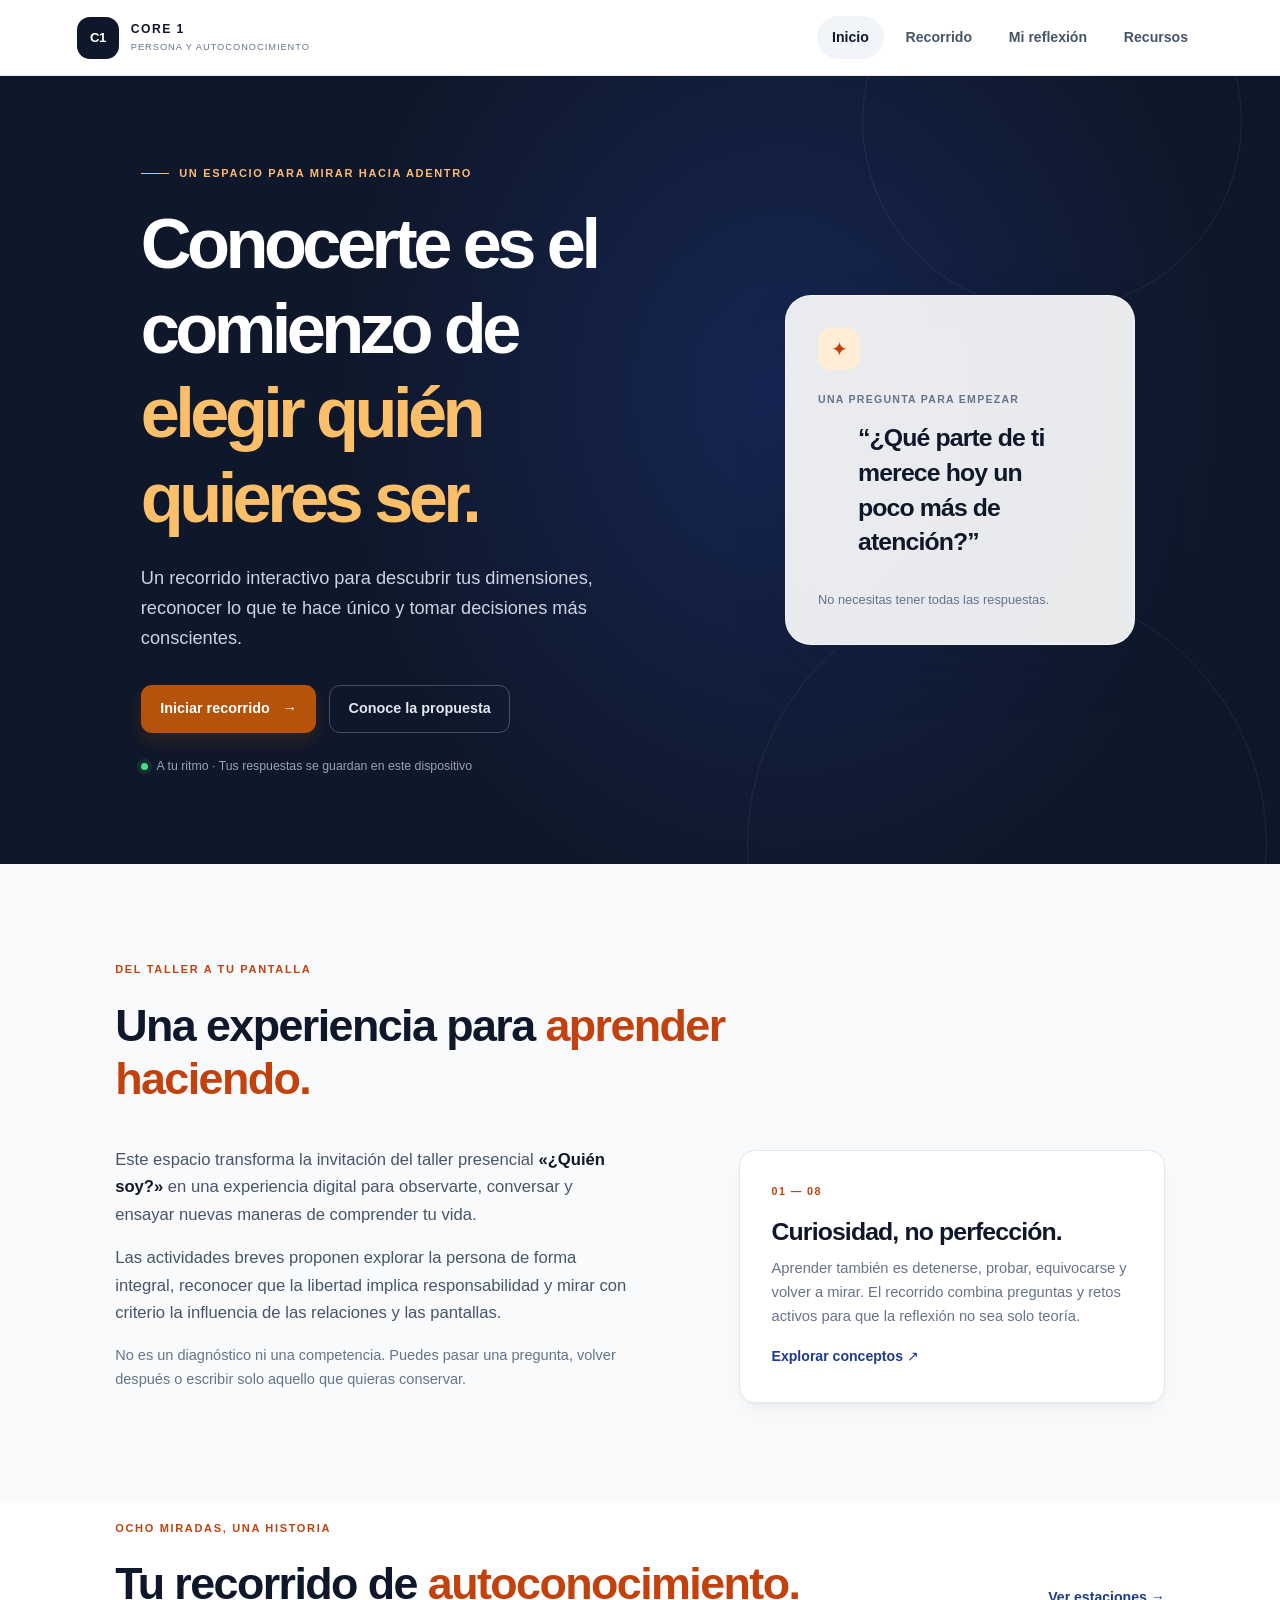
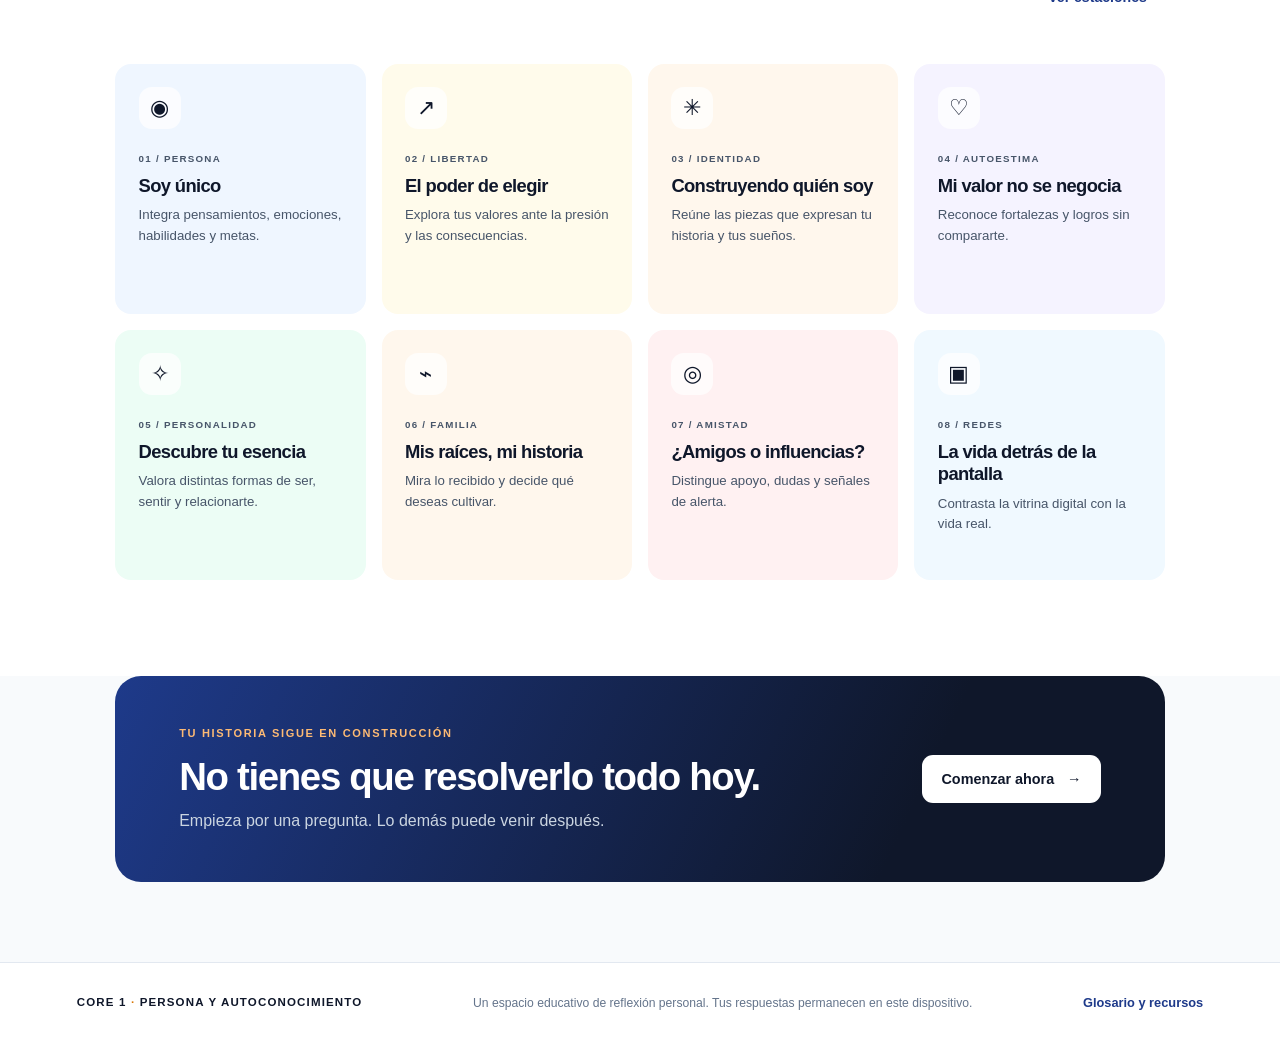
<file: index.html>
<!doctype html>
<html lang="es">
<head>
  <meta charset="utf-8">
  <meta name="viewport" content="width=device-width, initial-scale=1">
  <meta name="theme-color" content="#0f172a">
  <meta name="description" content="Un recorrido interactivo para explorar quién eres, cómo eliges y qué quieres construir.">
  <title>Core 1 | Persona y autoconocimiento</title>
  <link rel="stylesheet" href="css/styles.css">
  <script src="js/main.js" defer></script>
</head>
<body>
  <a class="skip-link" href="#contenido">Saltar al contenido</a>
  <header class="site-header">
    <a class="brand" href="index.html" aria-label="Core 1, inicio">
      <span class="brand-mark" aria-hidden="true">C1</span>
      <span><strong>CORE 1</strong><small>PERSONA Y AUTOCONOCIMIENTO</small></span>
    </a>
    <button class="menu-toggle" type="button" aria-expanded="false" aria-controls="primary-nav" aria-label="Abrir menú">
      <span></span><span></span><span></span>
    </button>
    <nav id="primary-nav" class="primary-nav" aria-label="Navegación principal">
      <a href="index.html">Inicio</a>
      <a href="juego.html">Recorrido</a>
      <a href="reflexion.html">Mi reflexión</a>
      <a href="recursos.html">Recursos</a>
    </nav>
  </header>

  <main id="contenido">
    <section class="hero hero-home">
      <div class="hero-orb orb-one" aria-hidden="true"></div>
      <div class="hero-orb orb-two" aria-hidden="true"></div>
      <div class="hero-content">
        <p class="eyebrow"><span class="eyebrow-line"></span> UN ESPACIO PARA MIRAR HACIA ADENTRO</p>
        <h1>Conocerte es el comienzo de <span>elegir quién quieres ser.</span></h1>
        <p class="hero-copy">Un recorrido interactivo para descubrir tus dimensiones, reconocer lo que te hace único y tomar decisiones más conscientes.</p>
        <div class="hero-actions">
          <a class="button button-primary" href="juego.html">Iniciar recorrido <span aria-hidden="true">→</span></a>
          <a class="button button-quiet" href="#manifiesto">Conoce la propuesta</a>
        </div>
        <div class="hero-note"><span class="status-dot"></span> A tu ritmo · Tus respuestas se guardan en este dispositivo</div>
      </div>
      <aside class="hero-card glass-card" aria-label="Una pregunta para comenzar">
        <span class="hero-card-icon" aria-hidden="true">✦</span>
        <p class="hero-card-label">UNA PREGUNTA PARA EMPEZAR</p>
        <blockquote>“¿Qué parte de ti merece hoy un poco más de atención?”</blockquote>
        <span class="hero-card-footer">No necesitas tener todas las respuestas.</span>
      </aside>
    </section>

    <section id="manifiesto" class="section manifesto-section">
      <div class="section-heading">
        <p class="eyebrow eyebrow-dark">DEL TALLER A TU PANTALLA</p>
        <h2>Una experiencia para <span>aprender haciendo.</span></h2>
      </div>
      <div class="manifesto-grid">
        <div class="manifesto-copy">
          <p>Este espacio transforma la invitación del taller presencial <strong>«¿Quién soy?»</strong> en una experiencia digital para observarte, conversar y ensayar nuevas maneras de comprender tu vida.</p>
          <p>Las actividades breves proponen explorar la persona de forma integral, reconocer que la libertad implica responsabilidad y mirar con criterio la influencia de las relaciones y las pantallas.</p>
          <p class="text-muted">No es un diagnóstico ni una competencia. Puedes pasar una pregunta, volver después o escribir solo aquello que quieras conservar.</p>
        </div>
        <div class="manifesto-callout">
          <span class="callout-number">01 — 08</span>
          <h3>Curiosidad, no perfección.</h3>
          <p>Aprender también es detenerse, probar, equivocarse y volver a mirar. El recorrido combina preguntas y retos activos para que la reflexión no sea solo teoría.</p>
          <a class="text-link" href="recursos.html">Explorar conceptos <span aria-hidden="true">↗</span></a>
        </div>
      </div>
    </section>

    <section class="section topics-section" aria-labelledby="topics-title">
      <div class="section-heading section-heading-row">
        <div><p class="eyebrow eyebrow-dark">OCHO MIRADAS, UNA HISTORIA</p><h2 id="topics-title">Tu recorrido de <span>autoconocimiento.</span></h2></div>
        <a class="text-link desktop-link" href="juego.html">Ver estaciones <span aria-hidden="true">→</span></a>
      </div>
      <div class="topic-grid">
        <a class="topic-card topic-blue" href="juego.html#estacion-1"><span class="topic-icon" aria-hidden="true">◉</span><span class="topic-index">01 / PERSONA</span><h3>Soy único</h3><p>Integra pensamientos, emociones, habilidades y metas.</p></a>
        <a class="topic-card topic-amber" href="juego.html#estacion-2"><span class="topic-icon" aria-hidden="true">↗</span><span class="topic-index">02 / LIBERTAD</span><h3>El poder de elegir</h3><p>Explora tus valores ante la presión y las consecuencias.</p></a>
        <a class="topic-card topic-terracotta" href="juego.html#estacion-3"><span class="topic-icon" aria-hidden="true">✳</span><span class="topic-index">03 / IDENTIDAD</span><h3>Construyendo quién soy</h3><p>Reúne las piezas que expresan tu historia y tus sueños.</p></a>
        <a class="topic-card topic-lilac" href="juego.html#estacion-4"><span class="topic-icon" aria-hidden="true">♡</span><span class="topic-index">04 / AUTOESTIMA</span><h3>Mi valor no se negocia</h3><p>Reconoce fortalezas y logros sin compararte.</p></a>
        <a class="topic-card topic-green" href="juego.html#estacion-5"><span class="topic-icon" aria-hidden="true">✧</span><span class="topic-index">05 / PERSONALIDAD</span><h3>Descubre tu esencia</h3><p>Valora distintas formas de ser, sentir y relacionarte.</p></a>
        <a class="topic-card topic-clay" href="juego.html#estacion-6"><span class="topic-icon" aria-hidden="true">⌁</span><span class="topic-index">06 / FAMILIA</span><h3>Mis raíces, mi historia</h3><p>Mira lo recibido y decide qué deseas cultivar.</p></a>
        <a class="topic-card topic-rose" href="juego.html#estacion-7"><span class="topic-icon" aria-hidden="true">◎</span><span class="topic-index">07 / AMISTAD</span><h3>¿Amigos o influencias?</h3><p>Distingue apoyo, dudas y señales de alerta.</p></a>
        <a class="topic-card topic-sky" href="juego.html#estacion-8"><span class="topic-icon" aria-hidden="true">▣</span><span class="topic-index">08 / REDES</span><h3>La vida detrás de la pantalla</h3><p>Contrasta la vitrina digital con la vida real.</p></a>
      </div>
    </section>

    <section class="closing-banner">
      <div><p class="eyebrow">TU HISTORIA SIGUE EN CONSTRUCCIÓN</p><h2>No tienes que resolverlo todo hoy.</h2><p>Empieza por una pregunta. Lo demás puede venir después.</p></div>
      <a class="button button-light" href="juego.html">Comenzar ahora <span aria-hidden="true">→</span></a>
    </section>
  </main>
  <footer class="site-footer"><a class="footer-brand" href="index.html">CORE 1 <span>·</span> PERSONA Y AUTOCONOCIMIENTO</a><p>Un espacio educativo de reflexión personal. Tus respuestas permanecen en este dispositivo.</p><a href="recursos.html">Glosario y recursos</a></footer>
</body>
</html>
</file>
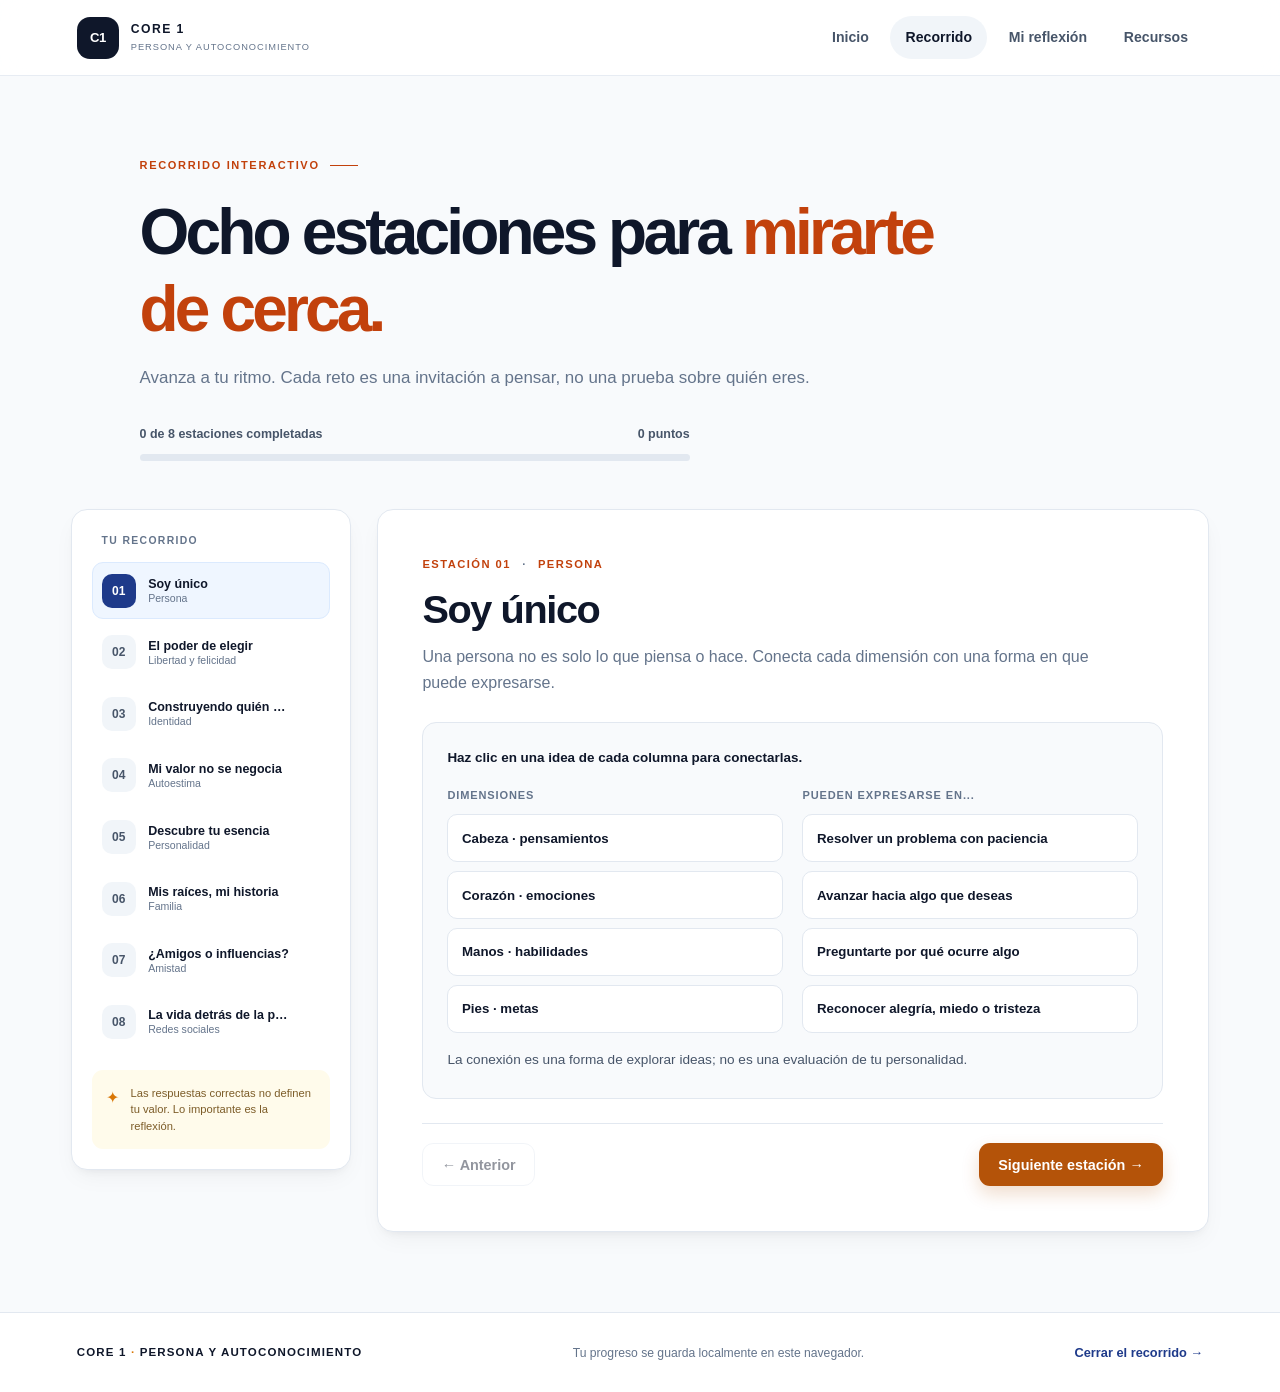
<file: juego.html>
<!doctype html>
<html lang="es">
<head>
  <meta charset="utf-8">
  <meta name="viewport" content="width=device-width, initial-scale=1">
  <meta name="theme-color" content="#0f172a">
  <meta name="description" content="Ocho retos interactivos para explorar la persona, la libertad, la identidad y los vínculos.">
  <title>Recorrido interactivo | Core 1</title>
  <link rel="stylesheet" href="css/styles.css">
  <script src="js/main.js" defer></script>
  <script src="js/game.js" defer></script>
</head>
<body>
  <a class="skip-link" href="#contenido">Saltar al contenido</a>
  <header class="site-header">
    <a class="brand" href="index.html" aria-label="Core 1, inicio"><span class="brand-mark" aria-hidden="true">C1</span><span><strong>CORE 1</strong><small>PERSONA Y AUTOCONOCIMIENTO</small></span></a>
    <button class="menu-toggle" type="button" aria-expanded="false" aria-controls="primary-nav" aria-label="Abrir menú"><span></span><span></span><span></span></button>
    <nav id="primary-nav" class="primary-nav" aria-label="Navegación principal"><a href="index.html">Inicio</a><a href="juego.html">Recorrido</a><a href="reflexion.html">Mi reflexión</a><a href="recursos.html">Recursos</a></nav>
  </header>
  <main id="contenido" class="page-main">
    <section class="page-intro">
      <p class="eyebrow eyebrow-dark">RECORRIDO INTERACTIVO <span class="eyebrow-line"></span></p>
      <h1>Ocho estaciones para <span>mirarte de cerca.</span></h1>
      <p>Avanza a tu ritmo. Cada reto es una invitación a pensar, no una prueba sobre quién eres.</p>
      <div class="progress-summary" aria-live="polite">
        <div class="progress-label"><span id="progress-text">0 de 8 estaciones completadas</span><span id="score-text">0 puntos</span></div>
        <div class="progress-track"><span id="progress-fill"></span></div>
      </div>
    </section>
    <div class="game-layout">
      <aside class="station-sidebar" aria-label="Estaciones del recorrido">
        <p class="sidebar-title">TU RECORRIDO</p>
        <div id="station-list" class="station-list"></div>
        <div class="sidebar-note"><span aria-hidden="true">✦</span><p>Las respuestas correctas no definen tu valor. Lo importante es la reflexión.</p></div>
      </aside>
      <section id="challenge-panel" class="challenge-panel" aria-live="polite" aria-labelledby="challenge-title">
        <noscript>Activa JavaScript para usar las actividades interactivas.</noscript>
      </section>
    </div>
  </main>
  <footer class="site-footer"><a class="footer-brand" href="index.html">CORE 1 <span>·</span> PERSONA Y AUTOCONOCIMIENTO</a><p>Tu progreso se guarda localmente en este navegador.</p><a href="reflexion.html">Cerrar el recorrido →</a></footer>
</body>
</html>
</file>
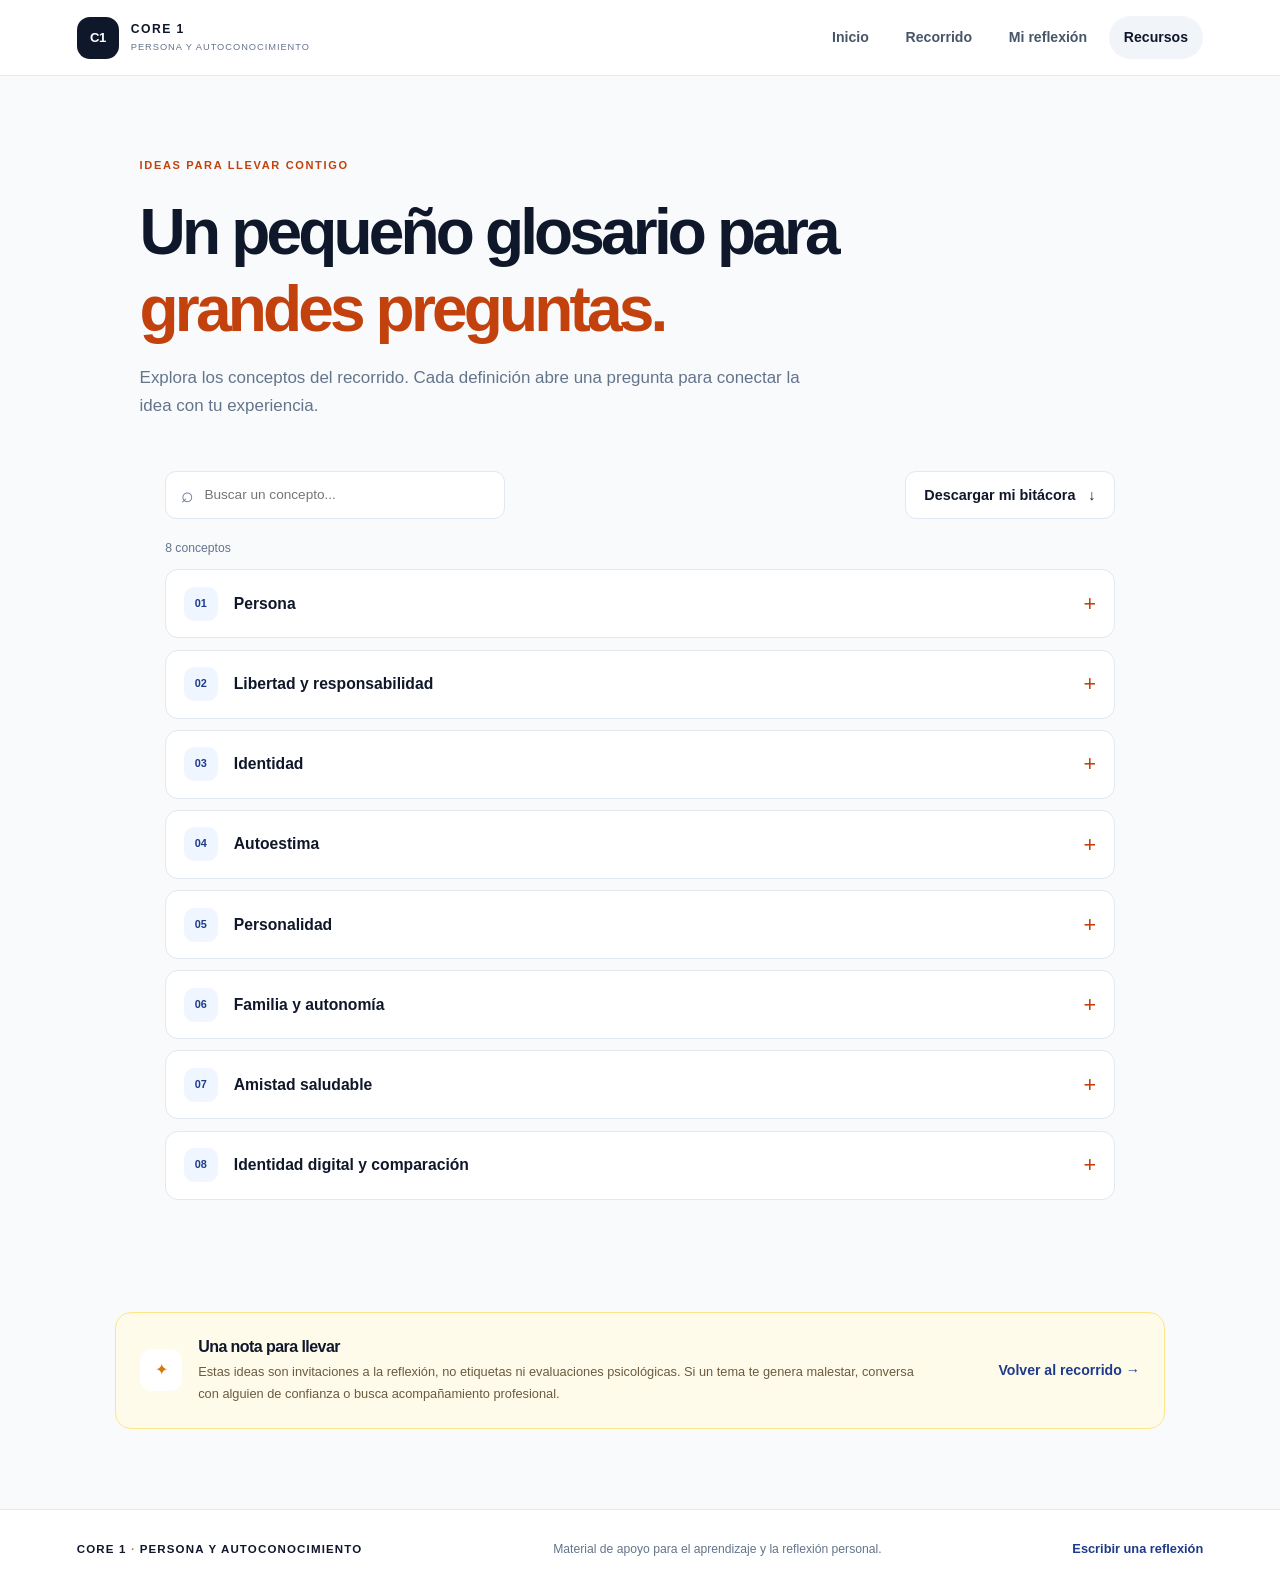
<file: recursos.html>
<!doctype html>
<html lang="es">
<head>
  <meta charset="utf-8">
  <meta name="viewport" content="width=device-width, initial-scale=1">
  <meta name="theme-color" content="#0f172a">
  <meta name="description" content="Glosario y materiales para seguir pensando la persona, la libertad, la identidad y los vínculos.">
  <title>Recursos y glosario | Core 1</title>
  <link rel="stylesheet" href="css/styles.css">
  <script src="js/main.js" defer></script>
</head>
<body>
  <a class="skip-link" href="#contenido">Saltar al contenido</a>
  <header class="site-header">
    <a class="brand" href="index.html" aria-label="Core 1, inicio"><span class="brand-mark" aria-hidden="true">C1</span><span><strong>CORE 1</strong><small>PERSONA Y AUTOCONOCIMIENTO</small></span></a>
    <button class="menu-toggle" type="button" aria-expanded="false" aria-controls="primary-nav" aria-label="Abrir menú"><span></span><span></span><span></span></button>
    <nav id="primary-nav" class="primary-nav" aria-label="Navegación principal"><a href="index.html">Inicio</a><a href="juego.html">Recorrido</a><a href="reflexion.html">Mi reflexión</a><a href="recursos.html">Recursos</a></nav>
  </header>
  <main id="contenido" class="page-main">
    <section class="page-intro resources-intro">
      <p class="eyebrow eyebrow-dark">IDEAS PARA LLEVAR CONTIGO</p>
      <h1>Un pequeño glosario para <span>grandes preguntas.</span></h1>
      <p>Explora los conceptos del recorrido. Cada definición abre una pregunta para conectar la idea con tu experiencia.</p>
    </section>
    <section class="section glossary-section">
      <div class="glossary-toolbar">
        <label class="search-field" for="glossary-search"><span aria-hidden="true">⌕</span><input id="glossary-search" type="search" placeholder="Buscar un concepto..." autocomplete="off"><span class="sr-only">Buscar conceptos del glosario</span></label>
        <button id="download-summary" class="button button-outline" type="button">Descargar mi bitácora <span aria-hidden="true">↓</span></button>
      </div>
      <p id="search-count" class="search-count" aria-live="polite">8 conceptos</p>
      <div id="glossary-list" class="glossary-list"></div>
      <p id="no-results" class="empty-state" hidden>No encontramos conceptos con ese término. Prueba con otra palabra.</p>
    </section>
    <section class="resource-note">
      <span class="resource-note-icon" aria-hidden="true">✦</span><div><h2>Una nota para llevar</h2><p>Estas ideas son invitaciones a la reflexión, no etiquetas ni evaluaciones psicológicas. Si un tema te genera malestar, conversa con alguien de confianza o busca acompañamiento profesional.</p></div>
      <a class="text-link" href="juego.html">Volver al recorrido →</a>
    </section>
  </main>
  <footer class="site-footer"><a class="footer-brand" href="index.html">CORE 1 <span>·</span> PERSONA Y AUTOCONOCIMIENTO</a><p>Material de apoyo para el aprendizaje y la reflexión personal.</p><a href="reflexion.html">Escribir una reflexión</a></footer>
</body>
</html>
</file>
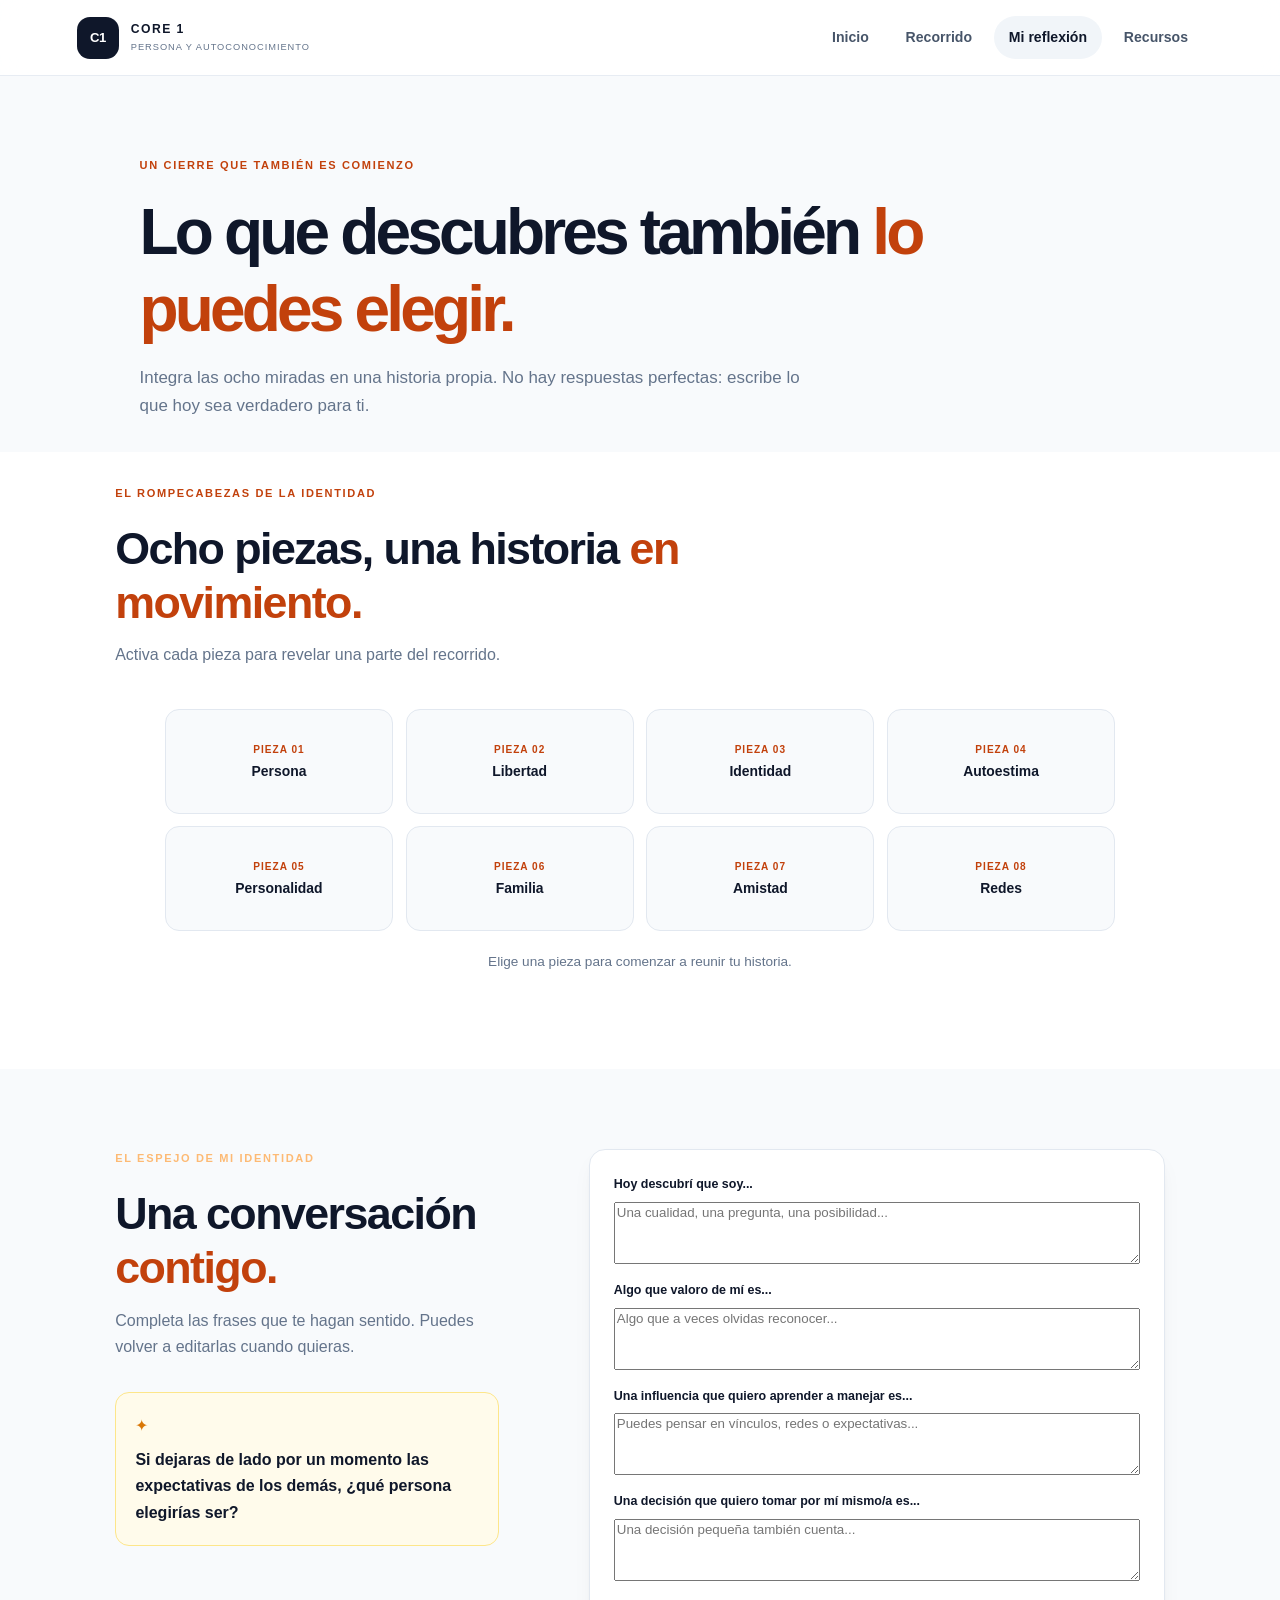
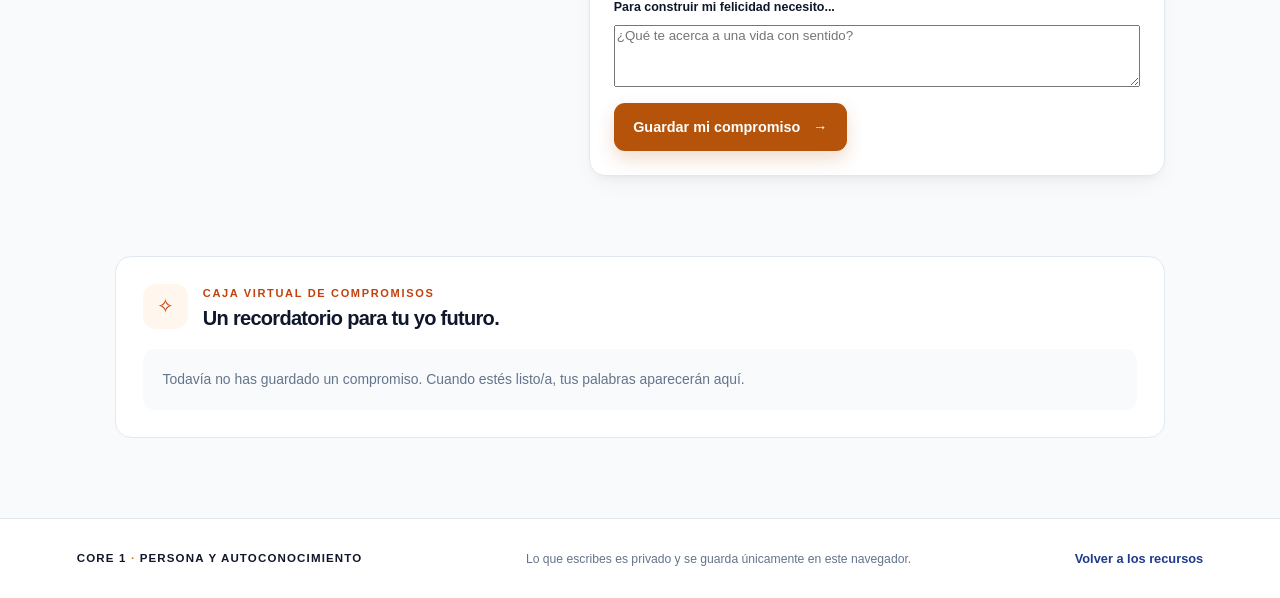
<file: reflexion.html>
<!doctype html>
<html lang="es">
<head>
  <meta charset="utf-8">
  <meta name="viewport" content="width=device-width, initial-scale=1">
  <meta name="theme-color" content="#0f172a">
  <meta name="description" content="Integra lo aprendido y escribe un compromiso personal con tu identidad y proyecto de vida.">
  <title>Mi reflexión | Core 1</title>
  <link rel="stylesheet" href="css/styles.css">
  <script src="js/main.js" defer></script>
</head>
<body>
  <a class="skip-link" href="#contenido">Saltar al contenido</a>
  <header class="site-header">
    <a class="brand" href="index.html" aria-label="Core 1, inicio"><span class="brand-mark" aria-hidden="true">C1</span><span><strong>CORE 1</strong><small>PERSONA Y AUTOCONOCIMIENTO</small></span></a>
    <button class="menu-toggle" type="button" aria-expanded="false" aria-controls="primary-nav" aria-label="Abrir menú"><span></span><span></span><span></span></button>
    <nav id="primary-nav" class="primary-nav" aria-label="Navegación principal"><a href="index.html">Inicio</a><a href="juego.html">Recorrido</a><a href="reflexion.html">Mi reflexión</a><a href="recursos.html">Recursos</a></nav>
  </header>
  <main id="contenido" class="page-main">
    <section class="page-intro reflection-intro">
      <p class="eyebrow eyebrow-dark">UN CIERRE QUE TAMBIÉN ES COMIENZO</p>
      <h1>Lo que descubres también <span>lo puedes elegir.</span></h1>
      <p>Integra las ocho miradas en una historia propia. No hay respuestas perfectas: escribe lo que hoy sea verdadero para ti.</p>
    </section>
    <section class="section reflection-section">
      <div class="section-heading"><p class="eyebrow eyebrow-dark">EL ROMPECABEZAS DE LA IDENTIDAD</p><h2>Ocho piezas, una historia <span>en movimiento.</span></h2><p class="section-lead">Activa cada pieza para revelar una parte del recorrido.</p></div>
      <div id="identity-puzzle" class="identity-puzzle" aria-label="Rompecabezas interactivo de ocho temas"></div>
      <p id="puzzle-message" class="puzzle-message" aria-live="polite">Elige una pieza para comenzar a reunir tu historia.</p>
      <p id="puzzle-reveal" class="puzzle-reveal" hidden>Mi identidad se construye a partir de quién soy, lo que vivo, lo que aprendo y las decisiones que tomo.</p>
    </section>
    <section class="reflection-workspace">
      <div class="reflection-prompt">
        <p class="eyebrow">EL ESPEJO DE MI IDENTIDAD</p>
        <h2>Una conversación <span>contigo.</span></h2>
        <p>Completa las frases que te hagan sentido. Puedes volver a editarlas cuando quieras.</p>
        <div class="mirror-question"><span aria-hidden="true">✦</span><p>Si dejaras de lado por un momento las expectativas de los demás, ¿qué persona elegirías ser?</p></div>
      </div>
      <form id="commitment-form" class="commitment-form">
        <label for="discovery">Hoy descubrí que soy...<textarea id="discovery" name="discovery" rows="2" maxlength="500" placeholder="Una cualidad, una pregunta, una posibilidad..."></textarea></label>
        <label for="self-worth">Algo que valoro de mí es...<textarea id="self-worth" name="selfWorth" rows="2" maxlength="500" placeholder="Algo que a veces olvidas reconocer..."></textarea></label>
        <label for="influence">Una influencia que quiero aprender a manejar es...<textarea id="influence" name="influence" rows="2" maxlength="500" placeholder="Puedes pensar en vínculos, redes o expectativas..."></textarea></label>
        <label for="decision">Una decisión que quiero tomar por mí mismo/a es...<textarea id="decision" name="decision" rows="2" maxlength="500" placeholder="Una decisión pequeña también cuenta..."></textarea></label>
        <label for="happiness">Para construir mi felicidad necesito...<textarea id="happiness" name="happiness" rows="2" maxlength="500" placeholder="¿Qué te acerca a una vida con sentido?"></textarea></label>
        <div class="form-actions"><button class="button button-primary" type="submit">Guardar mi compromiso <span aria-hidden="true">→</span></button><span id="save-status" class="save-status" aria-live="polite"></span></div>
      </form>
    </section>
    <section class="commitment-box">
      <div class="commitment-box-heading"><span class="commitment-icon" aria-hidden="true">✧</span><div><p class="eyebrow eyebrow-dark">CAJA VIRTUAL DE COMPROMISOS</p><h2>Un recordatorio para tu yo futuro.</h2></div></div>
      <div id="saved-commitment" class="saved-commitment"><p>Todavía no has guardado un compromiso. Cuando estés listo/a, tus palabras aparecerán aquí.</p></div>
    </section>
  </main>
  <footer class="site-footer"><a class="footer-brand" href="index.html">CORE 1 <span>·</span> PERSONA Y AUTOCONOCIMIENTO</a><p>Lo que escribes es privado y se guarda únicamente en este navegador.</p><a href="recursos.html">Volver a los recursos</a></footer>
</body>
</html>
</file>
<file: css/styles.css>
:root {
  color-scheme: light;
  --navy: #0f172a;
  --blue: #1e3a8a;
  --amber: #d97706;
  --amber-bright: #f59e0b;
  --terracotta: #c2410c;
  --orange: #ea580c;
  --paper: #f8fafc;
  --white: #ffffff;
  --slate: #64748b;
  --line: #e2e8f0;
  --soft-blue: #eff6ff;
  --soft-amber: #fffbeb;
  --soft-terracotta: #fff7ed;
  --shadow: 0 10px 25px -5px rgba(0, 0, 0, 0.05), 0 5px 12px -8px rgba(15, 23, 42, 0.12);
  --shadow-deep: 0 24px 70px -24px rgba(15, 23, 42, 0.3);
  --radius: 16px;
  --radius-lg: 26px;
  --ease: 0.3s cubic-bezier(0.4, 0, 0.2, 1);
  font-family: "DM Sans", "Segoe UI", sans-serif;
  font-synthesis: none;
  text-rendering: optimizeLegibility;
}

* { box-sizing: border-box; }
html { scroll-behavior: smooth; scroll-padding-top: 6rem; }
body { margin: 0; background: var(--paper); color: var(--navy); line-height: 1.65; }
body, button, input, textarea { font-family: "DM Sans", "Segoe UI", sans-serif; }
button, a, input, textarea { -webkit-tap-highlight-color: transparent; }
a { color: inherit; }
button { color: inherit; }
img, svg { max-width: 100%; }
h1, h2, h3, p, blockquote { margin-top: 0; }
h1, h2, h3 { font-family: Manrope, "Segoe UI", sans-serif; line-height: 1.2; letter-spacing: -0.035em; }
::selection { color: var(--white); background: var(--blue); }
:focus-visible { outline: 3px solid #f59e0b; outline-offset: 3px; }
.sr-only { position: absolute; width: 1px; height: 1px; padding: 0; margin: -1px; overflow: hidden; clip: rect(0, 0, 0, 0); white-space: nowrap; border: 0; }
.skip-link { position: fixed; z-index: 20; top: 0.75rem; left: 0.75rem; padding: 0.7rem 1rem; color: var(--white); background: var(--navy); border-radius: 8px; transform: translateY(-160%); transition: transform var(--ease); }
.skip-link:focus { transform: translateY(0); }

.site-header { position: sticky; z-index: 10; top: 0; display: flex; align-items: center; justify-content: space-between; min-height: 76px; padding: 0 clamp(1.25rem, 6vw, 6.5rem); background: rgba(255, 255, 255, 0.88); border-bottom: 1px solid rgba(226, 232, 240, 0.8); backdrop-filter: blur(12px); }
.brand { display: inline-flex; gap: 0.75rem; align-items: center; text-decoration: none; }
.brand-mark { display: grid; width: 42px; height: 42px; place-items: center; color: #fff; background: var(--navy); border-radius: 13px; font-family: Manrope, sans-serif; font-size: 0.82rem; font-weight: 800; letter-spacing: -0.04em; }
.brand strong, .brand small { display: block; line-height: 1.3; }
.brand strong { font-family: Manrope, sans-serif; font-size: 0.76rem; letter-spacing: 0.12em; }
.brand small { margin-top: 0.16rem; color: var(--slate); font-size: 0.58rem; letter-spacing: 0.105em; }
.primary-nav { display: flex; gap: 0.4rem; align-items: center; }
.primary-nav a { padding: 0.62rem 0.95rem; color: #475569; border-radius: 999px; font-size: 0.88rem; font-weight: 600; text-decoration: none; transition: color var(--ease), background var(--ease); }
.primary-nav a:hover, .primary-nav a[aria-current="page"] { color: var(--navy); background: #f1f5f9; }
.menu-toggle { display: none; width: 44px; height: 44px; padding: 12px 10px; background: transparent; border: 1px solid var(--line); border-radius: 12px; }
.menu-toggle span { display: block; height: 2px; margin: 4px 0; background: var(--navy); border-radius: 2px; }

.hero { position: relative; display: grid; grid-template-columns: minmax(0, 1.2fr) minmax(280px, 0.8fr); gap: clamp(2rem, 8vw, 8rem); align-items: center; min-height: 640px; overflow: hidden; padding: 5.5rem clamp(1.5rem, 11vw, 11rem); color: var(--white); background: var(--navy); }
.hero::before { position: absolute; top: -30%; left: 25%; width: 72%; height: 140%; background: radial-gradient(ellipse at center, rgba(30, 58, 138, 0.43), transparent 67%); content: ""; pointer-events: none; }
.hero-content, .hero-card { position: relative; z-index: 1; }
.hero-content { max-width: 690px; animation: rise-in 0.7s ease both; }
.eyebrow { display: flex; gap: 0.65rem; align-items: center; margin-bottom: 1.25rem; color: #fdba74; font-size: 0.69rem; font-weight: 700; letter-spacing: 0.15em; }
.eyebrow-line { display: inline-block; width: 28px; height: 1px; background: currentColor; }
.eyebrow-dark { color: var(--terracotta); }
.hero h1 { max-width: 720px; margin-bottom: 1.4rem; font-size: clamp(2.7rem, 5.5vw, 5.2rem); font-weight: 600; letter-spacing: -0.065em; }
.hero h1 span, .page-intro h1 span { color: #fbbf69; }
.hero-copy { max-width: 555px; margin-bottom: 2rem; color: #cbd5e1; font-size: clamp(1rem, 1.6vw, 1.14rem); }
.hero-actions, .form-actions { display: flex; flex-wrap: wrap; gap: 0.8rem; align-items: center; }
.button { display: inline-flex; min-height: 48px; gap: 0.8rem; align-items: center; justify-content: center; padding: 0.7rem 1.15rem; border: 1px solid transparent; border-radius: 11px; cursor: pointer; font-size: 0.9rem; font-weight: 700; line-height: 1.3; text-decoration: none; transition: transform var(--ease), background var(--ease), border-color var(--ease), box-shadow var(--ease); }
.button:hover { transform: translateY(-2px); }
.button-primary { color: var(--white); background: #b45309; box-shadow: 0 8px 18px rgba(180, 83, 9, 0.2); }
.button-primary:hover { background: #92400e; box-shadow: 0 10px 22px rgba(180, 83, 9, 0.27); }
.button-quiet { color: #e2e8f0; border-color: rgba(226, 232, 240, 0.26); background: transparent; }
.button-quiet:hover { background: rgba(255, 255, 255, 0.08); }
.button-light { color: var(--navy); background: var(--white); }
.button-light:hover { background: #fff7ed; }
.button-outline { color: var(--navy); border-color: var(--line); background: var(--white); }
.button-outline:hover { border-color: #94a3b8; background: #f8fafc; }
.hero-note { display: flex; gap: 0.55rem; align-items: center; margin-top: 1.45rem; color: #94a3b8; font-size: 0.77rem; }
.status-dot { width: 7px; height: 7px; background: #4ade80; border-radius: 50%; box-shadow: 0 0 0 4px rgba(74, 222, 128, 0.12); }
.hero-card { max-width: 350px; justify-self: center; padding: 2rem; color: var(--navy); background: rgba(255, 255, 255, 0.91); border: 1px solid rgba(255, 255, 255, 0.55); border-radius: var(--radius-lg); box-shadow: var(--shadow-deep); backdrop-filter: blur(14px); transform: rotate(2deg); animation: rise-in 0.8s 0.12s ease both; }
.hero-card-icon { display: grid; width: 42px; height: 42px; place-items: center; color: var(--terracotta); background: #ffedd5; border-radius: 13px; font-size: 1.25rem; }
.hero-card-label { margin: 1.3rem 0 0.8rem; color: var(--slate); font-size: 0.66rem; font-weight: 700; letter-spacing: 0.12em; }
.hero-card blockquote { margin-bottom: 1.6rem; font-family: Manrope, sans-serif; font-size: 1.55rem; font-weight: 600; line-height: 1.4; letter-spacing: -0.035em; }
.hero-card-footer { color: var(--slate); font-size: 0.8rem; }
.hero-orb { position: absolute; border: 1px solid rgba(255, 255, 255, 0.07); border-radius: 50%; pointer-events: none; }
.orb-one { top: -145px; right: 3%; width: 380px; height: 380px; }
.orb-two { right: 1%; bottom: -240px; width: 520px; height: 520px; }

.section { padding: 6rem clamp(1.5rem, 9vw, 9rem); }
.section-heading { max-width: 720px; margin-bottom: 2.5rem; }
.section-heading h2, .reflection-prompt h2 { margin-bottom: 0.8rem; font-size: clamp(2rem, 3.5vw, 3.2rem); }
.section-heading h2 span, .reflection-prompt h2 span { color: var(--terracotta); }
.manifesto-grid { display: grid; grid-template-columns: minmax(0, 1.1fr) minmax(280px, 0.9fr); gap: clamp(2rem, 8vw, 8rem); align-items: center; }
.manifesto-copy { max-width: 650px; color: #475569; font-size: 1.04rem; }
.manifesto-copy p { margin-bottom: 1rem; }
.manifesto-copy strong { color: var(--navy); }
.text-muted { color: var(--slate); font-size: 0.91rem; }
.manifesto-callout { padding: 2rem; background: #fff; border: 1px solid var(--line); border-radius: var(--radius); box-shadow: var(--shadow); }
.callout-number, .topic-index { display: block; color: var(--terracotta); font-size: 0.67rem; font-weight: 700; letter-spacing: 0.13em; }
.manifesto-callout h3 { margin: 1rem 0 0.6rem; font-size: 1.55rem; }
.manifesto-callout p { color: var(--slate); font-size: 0.92rem; }
.text-link { color: var(--blue); font-size: 0.88rem; font-weight: 700; text-decoration: none; }
.text-link:hover { text-decoration: underline; text-underline-offset: 4px; }
.topics-section { padding-top: 1rem; background: #fff; }
.section-heading-row { display: flex; max-width: none; gap: 2rem; align-items: end; justify-content: space-between; }
.desktop-link { margin-bottom: 0.9rem; }
.topic-grid { display: grid; grid-template-columns: repeat(4, minmax(0, 1fr)); gap: 1rem; }
.topic-card { display: flex; min-height: 250px; flex-direction: column; align-items: flex-start; padding: 1.4rem; border: 1px solid transparent; border-radius: var(--radius); text-decoration: none; transition: transform var(--ease), box-shadow var(--ease), border-color var(--ease); }
.topic-card:hover { transform: translateY(-5px); border-color: rgba(15, 23, 42, 0.1); box-shadow: var(--shadow); }
.topic-icon { display: grid; width: 42px; height: 42px; margin-bottom: 1.35rem; place-items: center; background: rgba(255, 255, 255, 0.74); border-radius: 13px; font-size: 1.35rem; }
.topic-index { margin-bottom: 0.55rem; color: #475569; font-size: 0.61rem; }
.topic-card h3 { margin-bottom: 0.5rem; font-size: 1.15rem; }
.topic-card p { margin-bottom: 0; color: #475569; font-size: 0.83rem; line-height: 1.55; }
.topic-blue { background: #eff6ff; }.topic-amber { background: #fffbeb; }.topic-terracotta { background: #fff7ed; }.topic-lilac { background: #f5f3ff; }.topic-green { background: #ecfdf5; }.topic-clay { background: #fff7ed; }.topic-rose { background: #fff1f2; }.topic-sky { background: #f0f9ff; }
.closing-banner { display: flex; gap: 2rem; align-items: center; justify-content: space-between; margin: 0 clamp(1.5rem, 9vw, 9rem) 5rem; padding: 3rem clamp(1.5rem, 5vw, 4.5rem); color: var(--white); background: linear-gradient(115deg, #1e3a8a, #0f172a 75%); border-radius: var(--radius-lg); }
.closing-banner h2 { margin-bottom: 0.5rem; font-size: clamp(1.7rem, 3vw, 2.5rem); }
.closing-banner p:not(.eyebrow) { margin-bottom: 0; color: #cbd5e1; }
.closing-banner .eyebrow { margin-bottom: 0.75rem; }
.site-footer { display: flex; flex-wrap: wrap; gap: 0.8rem 2rem; align-items: center; justify-content: space-between; padding: 1.8rem clamp(1.5rem, 6vw, 6.5rem); background: #fff; border-top: 1px solid var(--line); }
.site-footer p { margin: 0; color: var(--slate); font-size: 0.76rem; }
.site-footer > a:not(.footer-brand) { color: var(--blue); font-size: 0.8rem; font-weight: 600; text-decoration: none; }
.footer-brand { color: var(--navy); font-size: 0.72rem; font-weight: 800; letter-spacing: 0.1em; text-decoration: none; }
.footer-brand span { color: var(--amber); }

.page-main { min-height: 70vh; }
.page-intro { max-width: 1180px; margin: 0 auto; padding: 5rem clamp(1.5rem, 7vw, 6rem) 3rem; }
.page-intro h1 { max-width: 850px; margin-bottom: 1rem; font-size: clamp(2.5rem, 5vw, 4.5rem); font-weight: 650; letter-spacing: -0.06em; }
.page-intro h1 span { color: var(--terracotta); }
.page-intro > p:not(.eyebrow) { max-width: 680px; margin-bottom: 0; color: var(--slate); font-size: 1.06rem; }
.progress-summary { max-width: 550px; margin-top: 2rem; }
.progress-label { display: flex; justify-content: space-between; margin-bottom: 0.6rem; color: #475569; font-size: 0.78rem; font-weight: 700; }
.progress-track { height: 7px; overflow: hidden; background: var(--line); border-radius: 999px; }
.progress-track span { display: block; width: 0; height: 100%; background: linear-gradient(90deg, var(--amber), var(--orange)); border-radius: inherit; transition: width 0.45s ease; }
.game-layout { display: grid; grid-template-columns: 280px minmax(0, 1fr); gap: 1.6rem; max-width: 1250px; margin: 0 auto; padding: 0 clamp(1rem, 5vw, 3.5rem) 5rem; }
.game-layout > * { min-width: 0; }
.station-sidebar, .challenge-panel { background: #fff; border: 1px solid var(--line); border-radius: var(--radius); box-shadow: var(--shadow); }
.station-sidebar { align-self: start; padding: 1.25rem; }
.sidebar-title { margin: 0.15rem 0 0.8rem 0.6rem; color: var(--slate); font-size: 0.65rem; font-weight: 800; letter-spacing: 0.13em; }
.station-list { display: grid; gap: 0.3rem; }
.station-link { display: grid; grid-template-columns: 36px minmax(0, 1fr) 18px; gap: 0.65rem; align-items: center; width: 100%; padding: 0.65rem 0.55rem; text-align: left; background: transparent; border: 1px solid transparent; border-radius: 11px; cursor: pointer; transition: background var(--ease), border-color var(--ease); }
.station-link:hover { background: #f8fafc; }
.station-link[aria-current="step"] { background: #eff6ff; border-color: #dbeafe; }
.station-number { display: grid; width: 34px; height: 34px; place-items: center; color: #475569; background: #f1f5f9; border-radius: 10px; font-size: 0.75rem; font-weight: 800; }
.station-link[aria-current="step"] .station-number { color: #fff; background: var(--blue); }
.station-link.is-complete .station-number { color: #166534; background: #dcfce7; }
.station-link-label { overflow: hidden; color: var(--navy); font-size: 0.78rem; font-weight: 700; text-overflow: ellipsis; white-space: nowrap; }
.station-link-subtitle { display: block; overflow: hidden; margin-top: 1px; color: var(--slate); font-size: 0.66rem; font-weight: 500; text-overflow: ellipsis; white-space: nowrap; }
.station-check { color: #15803d; font-size: 0.8rem; }
.sidebar-note { display: flex; gap: 0.7rem; margin-top: 1.25rem; padding: 0.9rem; background: #fffbeb; border-radius: 11px; }
.sidebar-note > span { color: var(--amber); }
.sidebar-note p { margin: 0; color: #7c5c28; font-size: 0.7rem; line-height: 1.5; }
.challenge-panel { min-height: 540px; padding: clamp(1.3rem, 4vw, 2.8rem); }
.challenge-kicker { display: flex; gap: 0.7rem; align-items: center; margin-bottom: 0.8rem; color: var(--terracotta); font-size: 0.7rem; font-weight: 800; letter-spacing: 0.13em; text-transform: uppercase; }
.challenge-kicker span { color: var(--slate); }
.challenge-panel h2 { margin-bottom: 0.65rem; font-size: clamp(1.75rem, 3.1vw, 2.6rem); }
.challenge-intro { max-width: 700px; margin-bottom: 1.6rem; color: var(--slate); }
.activity-card { padding: clamp(1rem, 3vw, 1.5rem); background: #f8fafc; border: 1px solid var(--line); border-radius: 14px; }
.activity-title { margin-bottom: 1rem; color: var(--navy); font-size: 0.84rem; font-weight: 800; }
.activity-feedback { min-height: 1.6rem; margin: 1rem 0 0; color: #475569; font-size: 0.85rem; }
.activity-feedback.is-success { color: #166534; }.activity-feedback.is-error { color: #b91c1c; }
.challenge-controls { display: flex; flex-wrap: wrap; gap: 0.65rem; margin-top: 1rem; }
.challenge-controls .button { min-height: 42px; }
.matching-grid { display: grid; grid-template-columns: repeat(2, minmax(0, 1fr)); gap: 1.2rem; }
.matching-grid { position: relative; }
.match-column { position: relative; z-index: 1; }
.connection-layer { position: absolute; z-index: 2; inset: 0; width: 100%; height: 100%; overflow: visible; pointer-events: none; }
.match-column { display: grid; align-content: start; gap: 0.55rem; }
.match-column-title { margin-bottom: 0.1rem; color: var(--slate); font-size: 0.69rem; font-weight: 800; letter-spacing: 0.08em; text-transform: uppercase; }
.choice-tile { width: 100%; min-height: 48px; padding: 0.7rem 0.85rem; color: var(--navy); text-align: left; background: #fff; border: 1px solid var(--line); border-radius: 10px; cursor: pointer; font-size: 0.83rem; font-weight: 600; transition: background var(--ease), border-color var(--ease), transform var(--ease); }
.choice-tile:hover { border-color: #94a3b8; transform: translateY(-1px); }
.choice-tile.is-selected { color: var(--blue); background: #eff6ff; border-color: var(--blue); }
.choice-tile.is-matched { color: #166534; background: #f0fdf4; border-color: #86efac; cursor: default; }
.choice-tile:disabled { opacity: 0.83; }
.scenario-card { padding: 1.15rem; background: #fff; border: 1px solid var(--line); border-left: 4px solid var(--amber); border-radius: 12px; }
.scenario-card p { margin-bottom: 0.4rem; color: var(--slate); font-size: 0.7rem; font-weight: 800; letter-spacing: 0.09em; text-transform: uppercase; }
.scenario-card blockquote { margin: 0; font-family: Manrope, sans-serif; font-size: 1.1rem; font-weight: 600; line-height: 1.55; }
.option-list { display: grid; gap: 0.65rem; margin-top: 1rem; }
.option-button { display: flex; width: 100%; gap: 0.8rem; align-items: flex-start; padding: 0.85rem; text-align: left; background: #fff; border: 1px solid var(--line); border-radius: 11px; cursor: pointer; font-size: 0.86rem; line-height: 1.5; transition: border-color var(--ease), background var(--ease); }
.option-button:hover { background: #fffbeb; border-color: #fbbf24; }
.option-button[aria-pressed="true"] { border-color: var(--amber); background: #fffbeb; }
.option-marker { display: grid; width: 23px; height: 23px; flex: 0 0 23px; place-items: center; color: var(--slate); border: 1px solid #cbd5e1; border-radius: 50%; font-size: 0.7rem; font-weight: 800; }
.option-button[aria-pressed="true"] .option-marker { color: #fff; background: var(--amber); border-color: var(--amber); }
.tag-cloud { display: flex; flex-wrap: wrap; gap: 0.55rem; }
.tag-button { padding: 0.55rem 0.8rem; color: #334155; background: #fff; border: 1px solid #cbd5e1; border-radius: 999px; cursor: pointer; font-size: 0.82rem; font-weight: 600; transition: background var(--ease), color var(--ease), border-color var(--ease); }
.tag-button[aria-pressed="true"] { color: #fff; background: var(--blue); border-color: var(--blue); }
.tag-count { margin: 0.85rem 0 0; color: var(--slate); font-size: 0.78rem; }
.entry-form { display: grid; grid-template-columns: minmax(0, 1fr) auto; gap: 0.6rem; margin-bottom: 1rem; }
.field-input, .field-textarea { width: 100%; padding: 0.8rem 0.9rem; color: var(--navy); background: #fff; border: 1px solid #cbd5e1; border-radius: 10px; font-size: 0.87rem; }
.field-input::placeholder, .field-textarea::placeholder { color: #64748b; }
.entry-list { display: grid; grid-template-columns: repeat(2, minmax(0, 1fr)); gap: 0.6rem; }
.entry-item { padding: 0.85rem; background: #fff; border: 1px solid var(--line); border-radius: 10px; }
.entry-item strong { display: block; margin-bottom: 0.2rem; color: var(--terracotta); font-size: 0.65rem; letter-spacing: 0.08em; text-transform: uppercase; }
.entry-item p { margin: 0; color: #334155; font-size: 0.82rem; overflow-wrap: anywhere; }
.family-tree { display: grid; grid-template-columns: repeat(3, minmax(0, 1fr)); gap: 0.7rem; }
.family-tree label, .commitment-form label { display: grid; gap: 0.45rem; color: var(--navy); font-size: 0.78rem; font-weight: 700; }
.field-textarea { min-height: 82px; resize: vertical; font-weight: 400; }
.traffic-options { display: grid; grid-template-columns: repeat(3, minmax(0, 1fr)); gap: 0.65rem; }
.traffic-button { padding: 0.9rem; background: #fff; border: 1px solid var(--line); border-radius: 11px; cursor: pointer; text-align: left; transition: border-color var(--ease), transform var(--ease); }
.traffic-button:hover { transform: translateY(-2px); }
.traffic-button[aria-pressed="true"] { border-width: 2px; }
.traffic-button[data-color="green"][aria-pressed="true"] { border-color: #16a34a; }.traffic-button[data-color="yellow"][aria-pressed="true"] { border-color: #eab308; }.traffic-button[data-color="red"][aria-pressed="true"] { border-color: #dc2626; }
.traffic-heading { display: flex; gap: 0.45rem; align-items: center; margin-bottom: 0.4rem; font-size: 0.8rem; font-weight: 800; }
.traffic-light { width: 12px; height: 12px; border-radius: 50%; }.traffic-light.green { background: #22c55e; }.traffic-light.yellow { background: #eab308; }.traffic-light.red { background: #ef4444; }
.traffic-button p { margin: 0; color: var(--slate); font-size: 0.72rem; line-height: 1.45; }
.myth-card { margin-bottom: 1rem; padding: 1.25rem; background: #fff; border: 1px solid var(--line); border-radius: 12px; }
.myth-label { display: inline-block; margin-bottom: 0.55rem; color: var(--terracotta); font-size: 0.65rem; font-weight: 800; letter-spacing: 0.1em; }
.myth-card h3 { margin-bottom: 0.45rem; font-size: 1.12rem; }
.myth-card p { margin: 0; color: var(--slate); font-size: 0.85rem; }
.complete-note { margin: 1rem 0 0; padding: 0.9rem 1rem; color: #166534; background: #f0fdf4; border: 1px solid #bbf7d0; border-radius: 10px; font-size: 0.84rem; }
.station-navigation { display: flex; gap: 0.8rem; justify-content: space-between; margin-top: 1.5rem; padding-top: 1.2rem; border-top: 1px solid var(--line); }
.station-navigation .button { min-height: 42px; }
.button:disabled { opacity: 0.45; cursor: not-allowed; transform: none; }
.challenge-done { padding: 1rem; color: #166534; background: #f0fdf4; border-radius: 11px; font-size: 0.85rem; }

.reflection-intro { padding-bottom: 2rem; }
.reflection-section { padding-top: 2rem; background: #fff; }
.section-lead { color: var(--slate); }
.identity-puzzle { display: grid; grid-template-columns: repeat(4, minmax(0, 1fr)); gap: 0.8rem; max-width: 950px; margin: 0 auto; }
.puzzle-piece { min-height: 105px; padding: 1rem; color: var(--navy); background: #f8fafc; border: 1px solid var(--line); border-radius: 14px; cursor: pointer; font-size: 0.87rem; font-weight: 700; transition: transform var(--ease), background var(--ease), border-color var(--ease); }
.puzzle-piece:hover { transform: translateY(-3px); border-color: #94a3b8; }
.puzzle-piece[aria-pressed="true"] { background: #fffbeb; border-color: var(--amber); }
.puzzle-piece.is-revealed { color: #166534; background: #f0fdf4; border-color: #86efac; }
.puzzle-piece span { display: block; margin-bottom: 0.5rem; color: var(--terracotta); font-size: 0.63rem; letter-spacing: 0.1em; }
.puzzle-message { margin: 1.2rem 0 0; color: var(--slate); text-align: center; font-size: 0.85rem; }
.puzzle-reveal { max-width: 850px; margin: 1.5rem auto 0; padding: 1.4rem; color: var(--blue); background: #eff6ff; border: 1px solid #bfdbfe; border-radius: 14px; font-family: Manrope, sans-serif; font-size: clamp(1.1rem, 2.2vw, 1.5rem); font-weight: 700; text-align: center; animation: rise-in 0.45s ease both; }
.reflection-workspace { display: grid; grid-template-columns: minmax(250px, 0.8fr) minmax(0, 1.2fr); gap: clamp(2rem, 7vw, 7rem); padding: 5rem clamp(1.5rem, 9vw, 9rem); }
.reflection-prompt { align-self: start; }
.reflection-prompt > p:not(.eyebrow) { color: var(--slate); }
.mirror-question { margin-top: 2rem; padding: 1.2rem; background: #fffbeb; border: 1px solid #fde68a; border-radius: 14px; }
.mirror-question > span { color: var(--amber); }
.mirror-question p { margin: 0.5rem 0 0; font-family: Manrope, sans-serif; font-size: 1rem; font-weight: 700; }
.commitment-form { display: grid; gap: 1rem; padding: 1.5rem; background: #fff; border: 1px solid var(--line); border-radius: var(--radius); box-shadow: var(--shadow); }
.commitment-form textarea { min-height: 62px; font-weight: 400; }
.save-status { color: #166534; font-size: 0.82rem; }
.commitment-box { margin: 0 clamp(1.5rem, 9vw, 9rem) 5rem; padding: 1.7rem; background: #fff; border: 1px solid var(--line); border-radius: var(--radius); }
.commitment-box-heading { display: flex; gap: 0.9rem; align-items: center; }
.commitment-icon { display: grid; width: 45px; height: 45px; place-items: center; color: var(--terracotta); background: #fff7ed; border-radius: 13px; font-size: 1.25rem; }
.commitment-box-heading .eyebrow { margin-bottom: 0.2rem; }
.commitment-box-heading h2 { margin: 0; font-size: 1.25rem; }
.saved-commitment { margin-top: 1.2rem; padding: 1.2rem; color: var(--slate); background: #f8fafc; border-radius: 12px; font-size: 0.87rem; }
.saved-commitment p { margin: 0; }
.saved-commitment dl { display: grid; grid-template-columns: repeat(2, minmax(0, 1fr)); gap: 1rem; margin: 0; }
.saved-commitment dt { margin-bottom: 0.25rem; color: var(--terracotta); font-size: 0.65rem; font-weight: 800; letter-spacing: 0.08em; text-transform: uppercase; }
.saved-commitment dd { margin: 0; color: var(--navy); overflow-wrap: anywhere; }

.resources-intro { padding-bottom: 2.2rem; }
.glossary-section { max-width: 1180px; margin: 0 auto; padding-top: 1rem; }
.glossary-toolbar { display: flex; gap: 1rem; align-items: center; justify-content: space-between; }
.search-field { display: flex; min-width: min(100%, 340px); gap: 0.55rem; align-items: center; padding: 0 0.9rem; color: var(--slate); background: #fff; border: 1px solid var(--line); border-radius: 11px; }
.search-field > span:first-child { font-size: 1.3rem; }
.search-field input { width: 100%; min-height: 46px; color: var(--navy); border: 0; outline: 0; font-size: 0.85rem; }
.search-count { margin: 1.2rem 0 0.7rem; color: var(--slate); font-size: 0.76rem; }
.glossary-list { display: grid; gap: 0.7rem; }
.glossary-item { overflow: hidden; background: #fff; border: 1px solid var(--line); border-radius: 13px; transition: border-color var(--ease); }
.glossary-item[open] { border-color: #cbd5e1; }
.glossary-item summary { display: flex; min-height: 67px; gap: 1rem; align-items: center; padding: 0.8rem 1.1rem; cursor: pointer; list-style: none; }
.glossary-item summary::-webkit-details-marker { display: none; }
.glossary-item summary::after { margin-left: auto; color: var(--terracotta); content: "+"; font-size: 1.35rem; font-weight: 500; }
.glossary-item[open] summary::after { content: "−"; }
.glossary-number { display: grid; width: 34px; height: 34px; flex: 0 0 34px; place-items: center; color: var(--blue); background: #eff6ff; border-radius: 10px; font-size: 0.68rem; font-weight: 800; }
.glossary-term { font-family: Manrope, sans-serif; font-size: 0.98rem; font-weight: 800; }
.glossary-body { padding: 0 1.2rem 1.2rem 4.5rem; color: #475569; font-size: 0.88rem; }
.glossary-body p { margin-bottom: 0.55rem; }
.glossary-body p:last-child { margin-bottom: 0; }
.glossary-question { color: var(--terracotta); font-size: 0.81rem; font-weight: 700; }
.empty-state { padding: 2rem; color: var(--slate); text-align: center; }
.resource-note { display: grid; grid-template-columns: auto minmax(0, 1fr) auto; gap: 1rem; align-items: center; margin: 1rem clamp(1.5rem, 9vw, 9rem) 5rem; padding: 1.5rem; background: #fffbeb; border: 1px solid #fde68a; border-radius: var(--radius); }
.resource-note-icon { display: grid; width: 42px; height: 42px; place-items: center; color: var(--amber); background: #fff; border-radius: 12px; }
.resource-note h2 { margin: 0 0 0.35rem; font-size: 1rem; }
.resource-note p { max-width: 720px; margin: 0; color: #6b5b3e; font-size: 0.8rem; }
.resource-note .text-link { white-space: nowrap; }

.toast-region { position: fixed; z-index: 30; right: 1rem; bottom: 1rem; display: grid; gap: 0.6rem; width: min(380px, calc(100vw - 2rem)); }
.toast { padding: 0.95rem 1.1rem; color: #fff; background: var(--navy); border: 1px solid rgba(255, 255, 255, 0.18); border-radius: 12px; box-shadow: var(--shadow-deep); font-size: 0.86rem; animation: rise-in 0.25s ease both; }
.toast[hidden] { display: none; }

@keyframes rise-in { from { opacity: 0; transform: translateY(12px); } to { opacity: 1; transform: translateY(0); } }
@keyframes arrival-highlight { 0%, 100% { box-shadow: none; } 30% { box-shadow: 0 0 0 5px rgba(245, 158, 11, 0.22); } }
.arrival-highlight { animation: arrival-highlight 0.95s ease; }
@media (min-width: 1500px) { .hero { padding-right: max(11rem, calc((100vw - 1220px) / 2)); padding-left: max(11rem, calc((100vw - 1220px) / 2)); } }
@media (max-width: 980px) {
  .hero { min-height: 590px; gap: 2rem; padding-right: 7vw; padding-left: 7vw; }
  .topic-grid { grid-template-columns: repeat(2, minmax(0, 1fr)); }
  .game-layout { grid-template-columns: 220px minmax(0, 1fr); }
  .station-sidebar { padding: 0.8rem; }
  .station-link { grid-template-columns: 32px minmax(0, 1fr) 14px; gap: 0.45rem; padding: 0.55rem 0.35rem; }
  .station-number { width: 30px; height: 30px; }
}
@media (max-width: 720px) {
  html { scroll-padding-top: 5rem; }
  .site-header { min-height: 68px; padding: 0 1rem; }
  .brand-mark { width: 38px; height: 38px; }
  .menu-toggle { display: block; }
  .primary-nav { position: absolute; top: calc(100% - 1px); right: 0; left: 0; display: none; align-items: stretch; padding: 0.6rem 1rem 1rem; background: rgba(255, 255, 255, 0.97); border-bottom: 1px solid var(--line); box-shadow: var(--shadow); }
  .primary-nav.is-open { display: grid; }
  .primary-nav a { padding: 0.8rem; }
  .hero { grid-template-columns: 1fr; min-height: unset; gap: 2.2rem; padding: 4.5rem 1.5rem 4rem; }
  .hero-card { max-width: 400px; justify-self: stretch; padding: 1.5rem; transform: none; }
  .hero h1 { font-size: clamp(2.6rem, 11vw, 4rem); }
  .section { padding: 4rem 1.4rem; }
  .manifesto-grid, .reflection-workspace { grid-template-columns: 1fr; gap: 2rem; }
  .topics-section { padding-top: 1rem; }
  .section-heading-row { display: block; }
  .desktop-link { display: inline-block; margin-top: 0.3rem; }
  .topic-card { min-height: 225px; padding: 1.1rem; }
  .closing-banner { align-items: flex-start; flex-direction: column; margin: 0 1rem 3rem; padding: 2rem 1.4rem; }
  .site-footer { align-items: flex-start; flex-direction: column; gap: 0.5rem; padding: 1.4rem 1.2rem; }
  .page-intro { padding: 3.5rem 1.35rem 2.2rem; }
  .page-intro h1 { font-size: clamp(2.35rem, 10vw, 3.5rem); }
  .game-layout { grid-template-columns: 1fr; gap: 0.9rem; padding: 0 1rem 3rem; }
  .station-sidebar { padding: 0.8rem; }
  .sidebar-title { margin: 0.15rem 0 0.55rem; }
  .station-list { display: flex; overflow-x: auto; gap: 0.4rem; padding-bottom: 0.2rem; scrollbar-width: thin; }
  .station-link { display: flex; min-width: 138px; gap: 0.45rem; padding: 0.4rem; }
  .station-link-subtitle, .station-check, .sidebar-note { display: none; }
  .station-link-label { max-width: 88px; font-size: 0.7rem; }
  .challenge-panel { min-height: 480px; padding: 1.2rem; }
  .traffic-options { grid-template-columns: 1fr; }
  .identity-puzzle { grid-template-columns: repeat(2, minmax(0, 1fr)); gap: 0.55rem; }
  .puzzle-piece { min-height: 92px; padding: 0.8rem; }
  .reflection-workspace { padding: 3.5rem 1.3rem; }
  .commitment-box { margin: 0 1rem 3rem; padding: 1.2rem; }
  .saved-commitment dl { grid-template-columns: 1fr; }
  .glossary-section { padding: 1rem 1.2rem 3rem; }
  .glossary-toolbar { align-items: stretch; flex-direction: column; }
  .search-field { min-width: 0; }
  .glossary-body { padding-left: 1.2rem; }
  .resource-note { grid-template-columns: auto minmax(0, 1fr); margin: 0 1rem 3rem; padding: 1.2rem; }
  .resource-note .text-link { grid-column: 2; }
}
@media (max-width: 440px) {
  .brand small { font-size: 0.52rem; }
  .hero-actions { align-items: stretch; flex-direction: column; }
  .hero-actions .button { width: 100%; }
  .topic-grid { gap: 0.6rem; }
  .topic-card { min-height: 218px; padding: 0.9rem; }
  .topic-card h3 { font-size: 1rem; }
  .topic-card p { font-size: 0.76rem; }
  .matching-grid, .family-tree, .entry-list { grid-template-columns: 1fr; }
  .entry-form { grid-template-columns: 1fr; }
  .station-navigation .button { padding: 0.65rem 0.8rem; font-size: 0.8rem; }
  .form-actions .button { width: 100%; }
}
@media (prefers-reduced-motion: reduce) {
  *, *::before, *::after { scroll-behavior: auto !important; animation-duration: 0.01ms !important; animation-iteration-count: 1 !important; transition-duration: 0.01ms !important; }
}
</file>
